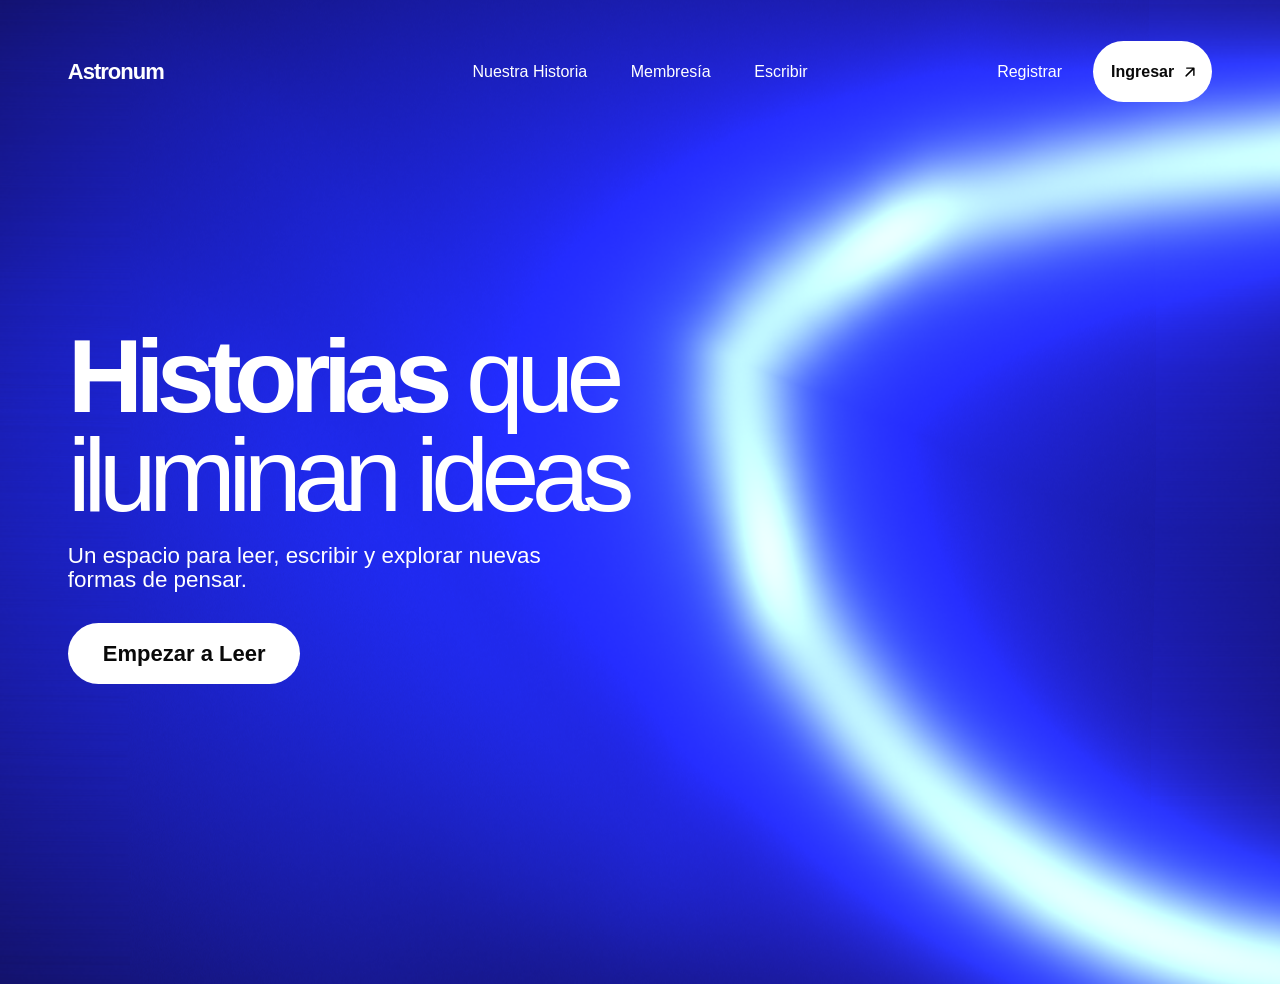
<file: index.html>
<!doctype html>
<html lang="es">
  <head>
    <meta charset="UTF-8" />
    <meta name="viewport" content="width=device-width, initial-scale=1.0" />
    <meta name="description" content="Astronum — Historias que iluminan ideas." />
    <title>Astronum</title>
    <link rel="icon" type="image/svg+xml" href="data:image/svg+xml,%3Csvg xmlns='http://www.w3.org/2000/svg' viewBox='0 0 32 32'%3E%3Crect width='32' height='32' rx='16' fill='%23090909'/%3E%3Ccircle cx='16' cy='16' r='8' fill='%2387176B'/%3E%3Ccircle cx='19' cy='13' r='5' fill='%2333BBFF' opacity='.8'/%3E%3C/svg%3E" />
    <link rel="stylesheet" href="styles.css" />
  </head>
  <body class="home-page">
    <main class="hero">
      <canvas class="gradient-canvas" aria-hidden="true"></canvas>
      <nav class="nav" aria-label="Navegación principal">
        <a class="brand" href="#inicio" aria-label="Astronum, inicio">Astronum</a>
        <div class="nav-links">
          <a href="#historia" class="story-trigger">Nuestra Historia</a>
          <a href="membership.html">Membresía</a>
          <a href="#escribir" class="write-trigger">Escribir</a>
        </div>
        <div class="account-links">
          <a class="register auth-trigger" data-mode="register" href="#registrar">Registrar</a>
          <a class="button button--compact auth-trigger" data-mode="login" href="#ingresar">Ingresar <img src="assets/arrow-forward.svg" alt="" /><span class="button-shine" aria-hidden="true"></span></a>
        </div>
      </nav>

      <section id="inicio" class="intro" aria-labelledby="hero-title">
        <h1 id="hero-title"><strong>Historias</strong> que iluminan ideas</h1>
        <p>Un espacio para leer, escribir y explorar nuevas formas de pensar.</p>
          <a class="button" href="reading.html">Empezar a Leer<span class="button-shine" aria-hidden="true"></span></a>
      </section>
    </main>
    <div class="overlay-modal story-modal" aria-hidden="true"><div class="story-panel"><button class="modal-close" aria-label="Cerrar">×</button><p class="eyebrow">Nuestra Historia</p><h2>Nacimos para darte historias que valgan la pena leer.</h2><p>Creemos que una buena idea puede cambiar la forma en que miras el mundo. Astronum reúne voces, preguntas y relatos para que siempre encuentres algo que te inspire.</p></div></div>
    <div class="overlay-modal auth-modal" aria-hidden="true"><div class="auth-panel"><button class="modal-close" aria-label="Cerrar">×</button><div class="auth-form"><strong>Astronum</strong><h2 class="auth-title">Bienvenido</h2><p class="auth-subtitle">Ingresa a Astronum para empezar a leer</p><button class="social-login"><img src="assets/google.svg" alt="" />Ingresar con Google</button><button class="social-login"><img src="assets/apple.svg" alt="" />Ingresar con Apple</button><div class="or-line"><span></span>o<span></span></div><label>Correo Electrónico<input type="email" placeholder="Tu correo electrónico" /></label><label>Contraseña<input type="password" placeholder="Tu contraseña" /></label><button class="auth-submit">Ingresar <img src="assets/arrow-forward.svg" alt="" /></button></div><div class="auth-art"><p>+400 Historias. +150 Usuarios</p><small>Postea lo que piensas. Lo que Opinas</small><img src="assets/login-art.png" alt="" /></div></div></div>
    <div class="toast" role="status" aria-live="polite">Próximamente...</div>
    <script src="https://cdn.jsdelivr.net/npm/gsap@3.15/dist/gsap.min.js"></script>
    <script src="script.js"></script>
  </body>
</html>
</file>
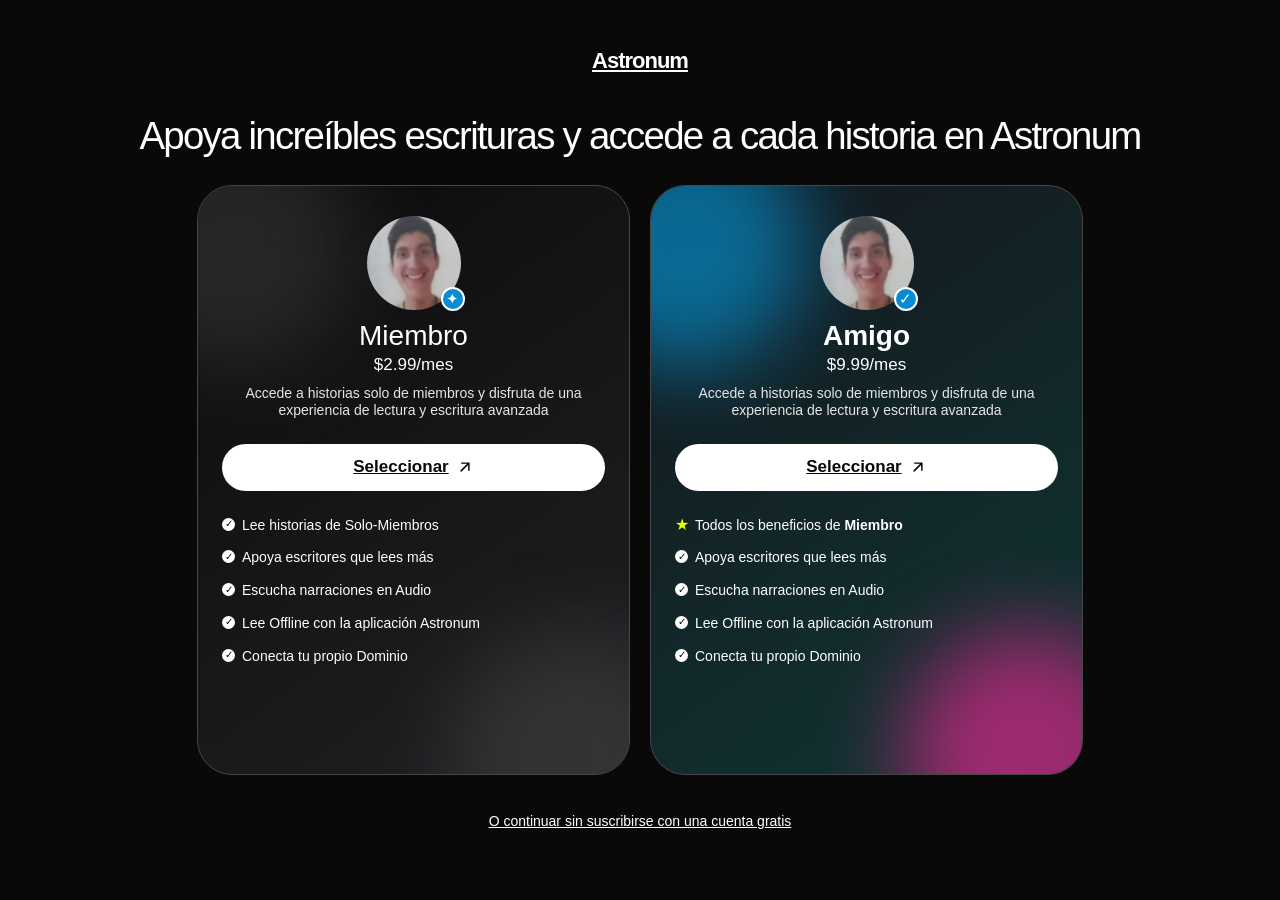
<file: membership.html>
<!doctype html>
<html lang="es">
  <head>
    <meta charset="UTF-8" />
    <meta name="viewport" content="width=device-width, initial-scale=1.0" />
    <title>Membresía · Astronum</title>
    <link rel="stylesheet" href="membership.css" />
  </head>
  <body>
    <main class="membership-shell">
      <header><a class="membership-brand" href="index.html">Astronum</a></header>
      <section class="membership-content" aria-labelledby="membership-title">
        <h1 id="membership-title">Apoya increíbles escrituras y accede a cada historia en Astronum</h1>
        <div class="plans">
          <article class="plan plan-member">
            <div class="plan-main"><div class="avatar-wrap"><img src="assets/member-avatar.png" alt="" /><span>✦</span></div><h2>Miembro</h2><p class="price">$2.99/mes</p><p class="description">Accede a historias solo de miembros y disfruta de una experiencia de lectura y escritura avanzada</p></div>
            <a class="select-plan" href="#member">Seleccionar <img src="assets/arrow-forward.svg" alt="" /></a>
            <ul><li>Lee historias de Solo-Miembros</li><li>Apoya escritores que lees más</li><li>Escucha narraciones en Audio</li><li>Lee Offline con la aplicación Astronum</li><li>Conecta tu propio Dominio</li></ul>
          </article>
          <article class="plan plan-friend">
            <div class="plan-main"><div class="avatar-wrap"><img src="assets/member-avatar.png" alt="" /><span>✓</span></div><h2>Amigo</h2><p class="price">$9.99/mes</p><p class="description">Accede a historias solo de miembros y disfruta de una experiencia de lectura y escritura avanzada</p></div>
            <a class="select-plan" href="#friend">Seleccionar <img src="assets/arrow-forward.svg" alt="" /></a>
            <ul><li class="starred">Todos los beneficios de <strong>Miembro</strong></li><li>Apoya escritores que lees más</li><li>Escucha narraciones en Audio</li><li>Lee Offline con la aplicación Astronum</li><li>Conecta tu propio Dominio</li></ul>
          </article>
        </div>
        <a class="free-link" href="index.html">O continuar sin suscribirse con una cuenta gratis</a>
      </section>
    </main>
    <script src="membership.js"></script>
  </body>
</html>
</file>
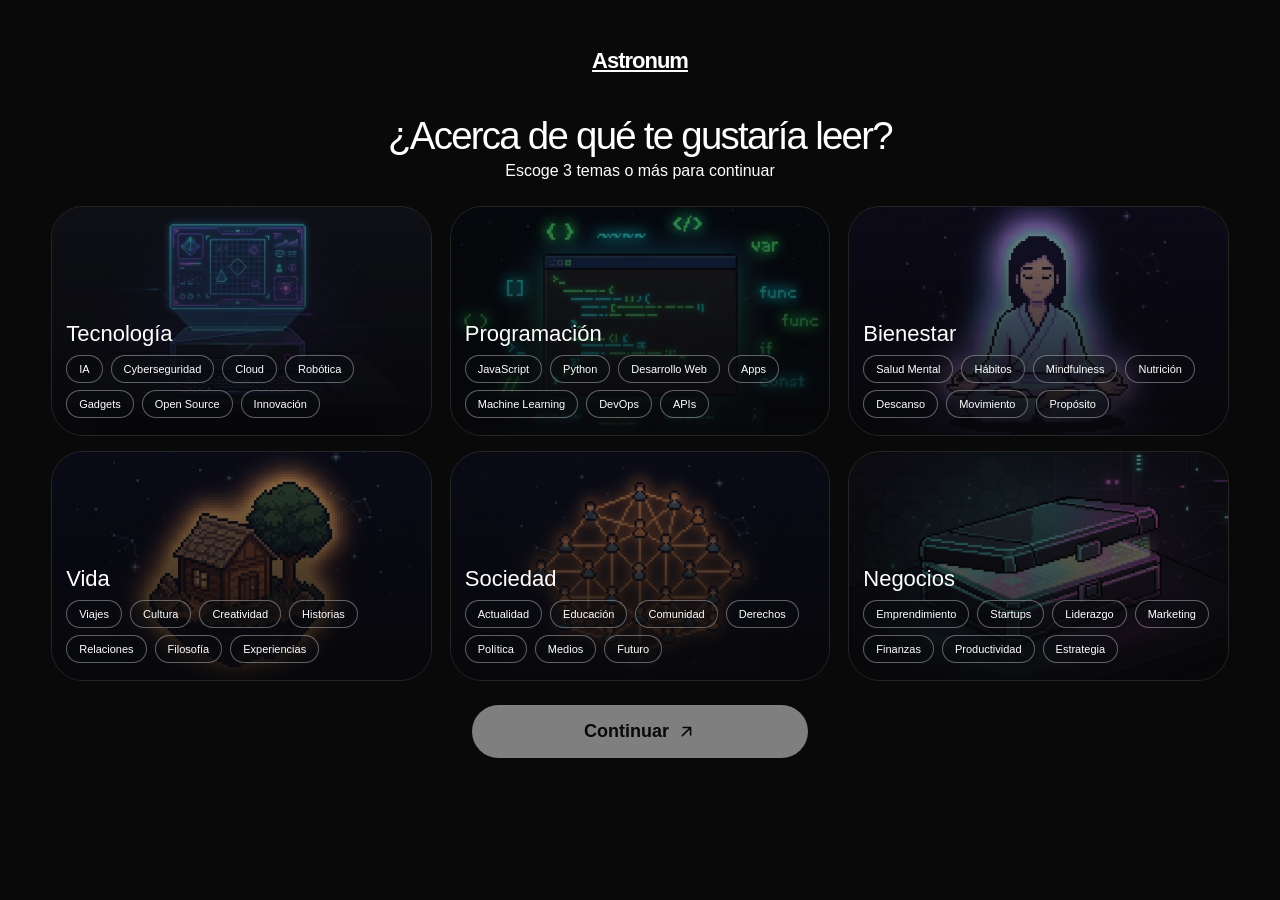
<file: reading.html>
<!doctype html>
<html lang="es">
  <head>
    <meta charset="UTF-8" />
    <meta name="viewport" content="width=device-width, initial-scale=1.0" />
    <meta name="description" content="Elige los temas que quieres explorar en Astronum." />
    <title>Elige tus temas · Astronum</title>
    <link rel="icon" type="image/svg+xml" href="data:image/svg+xml,%3Csvg xmlns='http://www.w3.org/2000/svg' viewBox='0 0 32 32'%3E%3Crect width='32' height='32' rx='16' fill='%23090909'/%3E%3Ccircle cx='16' cy='16' r='8' fill='%2387176B'/%3E%3Ccircle cx='19' cy='13' r='5' fill='%2333BBFF' opacity='.8'/%3E%3C/svg%3E" />
    <link rel="stylesheet" href="reading.css" />
  </head>
  <body class="reading-page">
    <main class="reading-shell">
      <header class="reading-header"><a href="index.html" class="reading-brand">Astronum</a></header>
      <section class="reading-content" aria-labelledby="reading-title">
        <div class="reading-intro">
          <h1 id="reading-title">¿Acerca de qué te gustaría leer?</h1>
          <p>Escoge 3 temas o más para continuar</p>
        </div>
        <div class="topic-grid" aria-label="Temas disponibles">
          <article class="topic-card" style="--topic-image:url('assets/topic-technology.png')"><h2>Tecnología</h2><div class="chips"><button>IA</button><button>Cyberseguridad</button><button>Cloud</button><button>Robótica</button><button>Gadgets</button><button>Open Source</button><button>Innovación</button></div></article>
          <article class="topic-card" style="--topic-image:url('assets/topic-programming.png')"><h2>Programación</h2><div class="chips"><button>JavaScript</button><button>Python</button><button>Desarrollo Web</button><button>Apps</button><button>Machine Learning</button><button>DevOps</button><button>APIs</button></div></article>
          <article class="topic-card" style="--topic-image:url('assets/topic-wellbeing.png')"><h2>Bienestar</h2><div class="chips"><button>Salud Mental</button><button>Hábitos</button><button>Mindfulness</button><button>Nutrición</button><button>Descanso</button><button>Movimiento</button><button>Propósito</button></div></article>
          <article class="topic-card" style="--topic-image:url('assets/topic-life.png')"><h2>Vida</h2><div class="chips"><button>Viajes</button><button>Cultura</button><button>Creatividad</button><button>Historias</button><button>Relaciones</button><button>Filosofía</button><button>Experiencias</button></div></article>
          <article class="topic-card" style="--topic-image:url('assets/topic-society.png')"><h2>Sociedad</h2><div class="chips"><button>Actualidad</button><button>Educación</button><button>Comunidad</button><button>Derechos</button><button>Política</button><button>Medios</button><button>Futuro</button></div></article>
          <article class="topic-card" style="--topic-image:url('assets/topic-business.png')"><h2>Negocios</h2><div class="chips"><button>Emprendimiento</button><button>Startups</button><button>Liderazgo</button><button>Marketing</button><button>Finanzas</button><button>Productividad</button><button>Estrategia</button></div></article>
        </div>
        <button class="continue-button" disabled>Continuar <img src="assets/arrow-forward.svg" alt="" /></button>
      </section>
    </main>
    <script src="reading.js"></script>
  </body>
</html>
</file>
<file: styles.css>
:root {
  color-scheme: dark;
  font-family: Arial, Helvetica, sans-serif;
  background: #090909;
}

* { box-sizing: border-box; }

html, body { min-height: 100%; margin: 0; }

body { background: #090909; color: #fff; }
.home-page { overflow:hidden; }

body::before {
  background: #090909;
  content: "";
  inset: 0;
  opacity: 0;
  pointer-events: none;
  position: fixed;
  transition: opacity .52s ease;
  z-index: 100;
}

body.is-leaving::before { opacity: 1; }

.overlay-modal { align-items:center; background:rgba(0,0,0,.76); display:flex; inset:0; justify-content:center; opacity:0; pointer-events:none; position:fixed; transition:opacity .24s ease; z-index:80; backdrop-filter:blur(12px); }
.overlay-modal.is-open { opacity:1; pointer-events:auto; }
.modal-close { background:transparent; border:0; color:#aaa; cursor:pointer; font-size:34px; line-height:1; position:absolute; right:22px; top:16px; }
.story-panel { background:#070707; border:1px solid #474747; border-radius:35px; max-width:620px; padding:52px clamp(28px,6vw,70px); position:relative; transform:translateY(16px); transition:transform .3s ease; }
.is-open .story-panel { transform:translateY(0); }
.story-panel .eyebrow { color:#8c8c8c; font-size:14px; letter-spacing:.16em; text-transform:uppercase; }
.story-panel h2 { font-size:clamp(34px,5vw,54px); font-weight:400; letter-spacing:-.05em; line-height:1; margin:24px 0; }
.story-panel>p:last-child { color:#c7c7c7; font-size:18px; line-height:1.4; }
.auth-panel { background:#040404; border:1px solid #525252; border-radius:35px; display:grid; grid-template-columns:minmax(360px,1fr) minmax(360px,1.1fr); max-height:92vh; max-width:1024px; overflow:hidden; position:relative; width:calc(100% - 32px); }
.auth-form { padding:42px clamp(28px,5vw,76px); }
.auth-form>strong { font-size:28px; }
.auth-title { font-size:34px; font-weight:400; margin:42px 0 5px; }
.auth-subtitle { color:#ddd; margin:0 0 15px; }
.social-login,.auth-submit { align-items:center; border-radius:15px; cursor:pointer; display:flex; font:inherit; height:45px; justify-content:center; width:100%; }
.social-login { background:#151515; border:1px solid #202020; color:#fff; gap:10px; margin-top:10px; }
.social-login:hover { background:#202020; border-color:#555; }
.social-login:active { transform:scale(.98); }
.social-login img { height:21px; width:21px; }
.or-line { align-items:center; color:#787878; display:flex; gap:8px; justify-content:center; margin:24px 0; }
.or-line span { background:#525252; height:1px; width:35%; }
.auth-form label { color:#b1b1b1; display:grid; font-size:14px; font-weight:700; gap:6px; margin-bottom:12px; }
.auth-form input { background:#060606; border:1px solid #303030; border-radius:15px; color:#fff; font:inherit; height:50px; padding:0 15px; }
.auth-submit { background:#fff; border:0; color:#050505; font-weight:700; gap:7px; margin-top:20px; }
.auth-submit:hover { background:#e9e9e9; transform:translateY(-1px); }
.auth-submit:active { transform:scale(.98); }
.auth-submit img { height:18px; transform:rotate(-45deg); width:18px; }
.auth-art { background:linear-gradient(150deg,#05050c,#17104a 42%,#d31ca7 74%,#12bdbd); display:flex; flex-direction:column; overflow:hidden; padding:42px 40px 0; text-align:center; }
.auth-art p { font-size:28px; margin:0 0 6px; }
.auth-art small { font-size:14px; }
.toast { background:rgba(24,24,28,.92); border:1px solid rgba(255,255,255,.18); border-radius:999px; bottom:28px; color:#fff; opacity:0; padding:12px 20px; pointer-events:none; position:fixed; left:50%; transform:translate(-50%,16px); transition:opacity .22s ease, transform .22s ease; z-index:95; backdrop-filter:blur(16px); }
.toast.is-visible { opacity:1; transform:translate(-50%,0); }
.auth-art img { margin:auto -18% -5%; max-width:136%; object-fit:contain; }
@media (max-width:760px) { .auth-panel { grid-template-columns:1fr; max-height:calc(100vh - 32px); overflow:auto; } .auth-art { display:none; } .auth-form { padding:34px 24px; } }

a { color: inherit; text-decoration: none; }

.hero {
  --mouse-x: 0;
  --mouse-y: 0;
  --spot-x: 50%;
  --spot-y: 50%;
  isolation: isolate;
  min-height: 100svh;
  overflow: hidden;
  position: relative;
  padding: 29px clamp(32px, 5.3vw, 86px) 60px;
  background: #02050e;
}

.gradient-canvas { background:#02050e url('assets/abstract-dark-blue-texture.jpg') center / cover no-repeat; position:absolute; inset:0; width:100%; height:100%; pointer-events:none; z-index:0; opacity:1; }
.hero .nav, .hero .intro { position:relative; z-index:2; }

.nav {
  height: 85px;
  display: grid;
  grid-template-columns: 1fr auto 1fr;
  align-items: center;
}

.brand { font-size: 22px; font-weight: 700; letter-spacing: -1px; }

.nav-links, .account-links { display: flex; align-items: center; }
.nav-links { gap: clamp(25px, 3.4vw, 55px); font-size: 16px; }
.account-links { justify-content: flex-end; gap: 31px; font-size: 16px; }

.nav a:not(.button) { transition: opacity .2s ease; }
.nav a:not(.button):hover { opacity: .66; }

.button {
  align-items: center;
  background: #fff;
  border: 0;
  border-radius: 999px;
  box-shadow: none;
  color: #090909;
  display: inline-flex;
  font-size: 16px;
  font-weight: 700;
  height: 38px;
  justify-content: center;
  overflow: hidden;
  padding: 0 31px;
  position: relative;
  transition: transform .2s ease, background .2s ease;
}

.button:hover { background: #f4f7ff; transform: translateY(-2px); }
.button:active { transform: translateY(0) scale(.97); box-shadow: none; }
.button--compact { gap: 7px; padding: 0 13px 0 18px; }
.button--compact { height: 61px; }
.button--compact img { height: 18px; transform: rotate(-45deg); width: 18px; }
.button-shine { background:linear-gradient(105deg,transparent 16%,rgba(144,185,255,.06) 34%,rgba(144,185,255,.64) 48%,rgba(255,255,255,.98) 54%,rgba(144,185,255,.15) 66%,transparent 84%); height:260%; left:0; pointer-events:none; position:absolute; top:-80%; transform:skewX(-18deg); width:46%; }

.intro {
  display: flex;
  flex-direction: column;
  justify-content: center;
  min-height: calc(100svh - 90px);
  max-width: 737px;
  padding-bottom: 27px;
}

h1 {
  font-size: clamp(64px, 8.15vw, 132px);
  font-weight: 400;
  letter-spacing: -.074em;
  line-height: .95;
  margin: 0;
  max-width: 735px;
}

h1 strong { font-weight: 700; }

.intro p {
  font-size: clamp(19px, 1.75vw, 28px);
  line-height: 1.06;
  margin: 19px 0 32px;
  max-width: 500px;
}

.intro .button { align-self: flex-start; height: 61px; font-size: 22px; padding: 0 35px; }

@media (max-width: 760px) {
  .hero { padding: 22px 24px 35px; }
  .nav { grid-template-columns: 1fr auto; }
  .nav-links, .register { display: none; }
  .account-links { gap: 0; }
  .intro { min-height: calc(100svh - 83px); padding-bottom: 0; }
  h1 { font-size: clamp(56px, 17vw, 92px); max-width: 550px; }
  .intro p { max-width: 380px; }
  .orb { width: 180vw; left: -12%; top: 46%; }
}

@media (max-width: 420px) {
  .brand { font-size: 20px; }
  .button--compact { font-size: 14px; height: 48px; }
  .intro p { font-size: 18px; }
  .intro .button { font-size: 17px; height: 52px; }
}

@media (prefers-reduced-motion: reduce) {
  .gradient-canvas { animation: none; }
}
</file>
<file: membership.css>
:root { color-scheme:dark; font-family:Arial,Helvetica,sans-serif; background:#090909; }
* { box-sizing:border-box; }
html,body { margin:0; min-height:100%; }
body { background:#090909; color:#fff; }
body::before { background:#090909; content:""; inset:0; opacity:0; pointer-events:none; position:fixed; transition:opacity .26s ease; z-index:100; }
body.is-leaving::before { opacity:1; }
.membership-shell { min-height:100svh; padding:28px clamp(18px,4vw,86px) 34px; }
header { height:66px; display:flex; align-items:center; justify-content:center; }
.membership-brand { color:#fff; font-size:22px; font-weight:700; letter-spacing:-1px; }
.membership-content { max-width:1578px; margin:0 auto; }
h1 { font-size:clamp(26px,3vw,42px); font-weight:400; letter-spacing:-.045em; line-height:1.12; margin:20px 0 28px; text-align:center; }
.plans { display:grid; grid-template-columns:repeat(2,minmax(280px,433px)); gap:20px; justify-content:center; }
.plan { border:1px solid #474747; border-radius:35px; min-height:590px; overflow:hidden; padding:30px 24px 28px; position:relative; isolation:isolate; display:flex; flex-direction:column; align-items:center; }
.plan::before,.plan::after { border-radius:50%; content:""; filter:blur(42px); height:250px; opacity:.7; position:absolute; width:250px; z-index:-1; animation:floatGlow 8s ease-in-out infinite alternate; }
.plan::before { background:#138ac2; left:-92px; top:-66px; }
.plan::after { background:#9c155f; bottom:-105px; right:-70px; animation-delay:-3s; }
.plan-member { background:linear-gradient(145deg,rgba(12,12,14,.92),rgba(37,37,41,.84)); }
.plan-member::before { background:#313131; }
.plan-member::after { background:#555; opacity:.38; }
.plan-friend { background:linear-gradient(145deg,rgba(24,26,35,.76),rgba(17,64,61,.82)); }
.plan-friend::before { background:#078cc7; }
.plan-friend::after { background:#d92789; }
.plan-main { text-align:center; width:100%; }
.avatar-wrap { height:94px; margin:0 auto 10px; position:relative; width:94px; }
.avatar-wrap img { border-radius:50%; height:94px; object-fit:cover; width:94px; }
.avatar-wrap span { align-items:center; background:#078bd4; border:2px solid #fff; border-radius:50%; bottom:-1px; display:flex; font-size:15px; height:24px; justify-content:center; position:absolute; right:-4px; width:24px; }
.plan h2 { font-size:28px; font-weight:400; margin:0; }
.plan-friend h2 { font-weight:700; }
.price { font-size:17px; margin:3px 0 10px; }
.description { color:#e6e6e6; font-size:14px; line-height:1.2; margin:0 auto; max-width:340px; }
.select-plan { align-items:center; background:#fff; border-radius:25px; color:#090909; display:flex; font-size:17px; font-weight:700; height:47px; justify-content:center; margin:25px 0 26px; width:100%; }
.select-plan:hover { background:#e9e9e9; transform:translateY(-2px); }
.select-plan:active { transform:scale(.97); }
.select-plan img { height:18px; margin-left:7px; transform:rotate(-45deg); width:18px; }
.plan ul { align-self:stretch; display:grid; gap:16px; list-style:none; margin:0; padding:0; }
.plan li { font-size:14px; line-height:1.2; padding-left:20px; position:relative; }
.plan li::before { align-items:center; background:#fff; border-radius:50%; color:#090909; content:"✓"; display:flex; font-size:10px; height:13px; justify-content:center; left:0; position:absolute; top:1px; width:13px; }
.plan li.starred::before { background:transparent; color:#e9ff00; content:"★"; font-size:16px; }
.free-link { color:#fff; display:block; font-size:14px; margin:38px auto 0; text-align:center; text-decoration:underline; }
@keyframes floatGlow { from { transform:translate3d(-8px,-4px,0) scale(.92); opacity:.45; } to { transform:translate3d(24px,18px,0) scale(1.15); opacity:.9; } }
@media (max-width:720px) { .plans { grid-template-columns:1fr; } .plan { min-height:540px; } h1 { margin-top:14px; } }
@media (prefers-reduced-motion:reduce) { body::before,.plan::before,.plan::after { animation:none; transition:none; } }
</file>
<file: reading.css>
:root { color-scheme: dark; font-family: Arial, Helvetica, sans-serif; background: #090909; }
* { box-sizing: border-box; }
html, body { margin: 0; min-height: 100%; }
body { background: #090909; color: #fff; }
body::before { background:#090909; content:""; inset:0; opacity:0; pointer-events:none; position:fixed; transition:opacity .52s ease; z-index:100; }
body.is-leaving::before { opacity:1; }
.reading-shell { min-height:100svh; padding: 28px clamp(20px, 4vw, 86px) 38px; }
.reading-header { height: 66px; display:flex; align-items:center; justify-content:center; }
.reading-brand { color:#fff; font-size:22px; font-weight:700; letter-spacing:-1px; }
.reading-content { max-width:1578px; margin:0 auto; }
.reading-intro { text-align:center; margin: 22px auto 26px; }
.reading-intro h1 { font-size:clamp(30px, 3vw, 42px); font-weight:400; letter-spacing:-.045em; line-height:1.06; margin:0 0 5px; }
.reading-intro p { font-size:16px; margin:0; color:#fff; }
.topic-grid { display:grid; grid-template-columns:repeat(3, minmax(0, 1fr)); gap:15px 18px; }
.topic-card { min-height: 230px; border:1px solid rgba(104,104,104,.3); border-radius:32px; overflow:hidden; position:relative; display:flex; flex-direction:column; justify-content:flex-end; padding:0 14px 17px; isolation:isolate; }
.topic-card::before { background:linear-gradient(180deg, rgba(8,9,15,.18), rgba(8,8,12,.92)), var(--topic-image) center/cover; content:""; inset:0; position:absolute; z-index:-1; opacity:.68; transition:transform .6s ease, opacity .3s ease; }
.topic-card:hover::before { opacity:.86; transform:scale(1.06); }
.topic-card h2 { font-size:22px; font-weight:400; margin:0 0 8px; }
.chips { display:flex; flex-wrap:wrap; gap:7px 8px; }
.chips button { background:rgba(12,13,18,.32); border:1px solid rgba(205,205,205,.45); border-radius:999px; color:#fff; cursor:pointer; font:inherit; font-size:11px; padding:7px 12px; transition:background .2s ease, border-color .2s ease, transform .2s ease; }
.chips button:hover { transform:translateY(-1px); border-color:#fff; }
.chips button:active { transform:scale(.95); }
.chips button.is-selected { background:#fff; border-color:#fff; color:#090909; }
.continue-button { align-items:center; background:#fff; border:0; border-radius:999px; color:#090909; cursor:pointer; display:flex; font-size:18px; font-weight:700; gap:8px; height:53px; justify-content:center; margin:24px auto 0; width:min(336px, 100%); transition:opacity .2s ease, transform .2s ease; }
.continue-button:disabled { cursor:not-allowed; opacity:.48; }
.continue-button:not(:disabled):hover { transform:translateY(-2px); }
.continue-button:not(:disabled):active { transform:scale(.97); }
.continue-button img { height:19px; transform:rotate(-45deg); width:19px; }
@media (max-width:900px) { .topic-grid { grid-template-columns:repeat(2, minmax(0, 1fr)); } }
@media (max-width:560px) { .reading-shell { padding:18px 16px 28px; } .reading-header { height:55px; } .topic-grid { grid-template-columns:1fr; } .topic-card { min-height:220px; border-radius:26px; } .reading-intro { margin:22px auto 22px; } .reading-intro h1 { font-size:29px; } }
@media (prefers-reduced-motion:reduce) { body::before,.topic-card::before,.chips button,.continue-button { transition:none; } }
</file>
